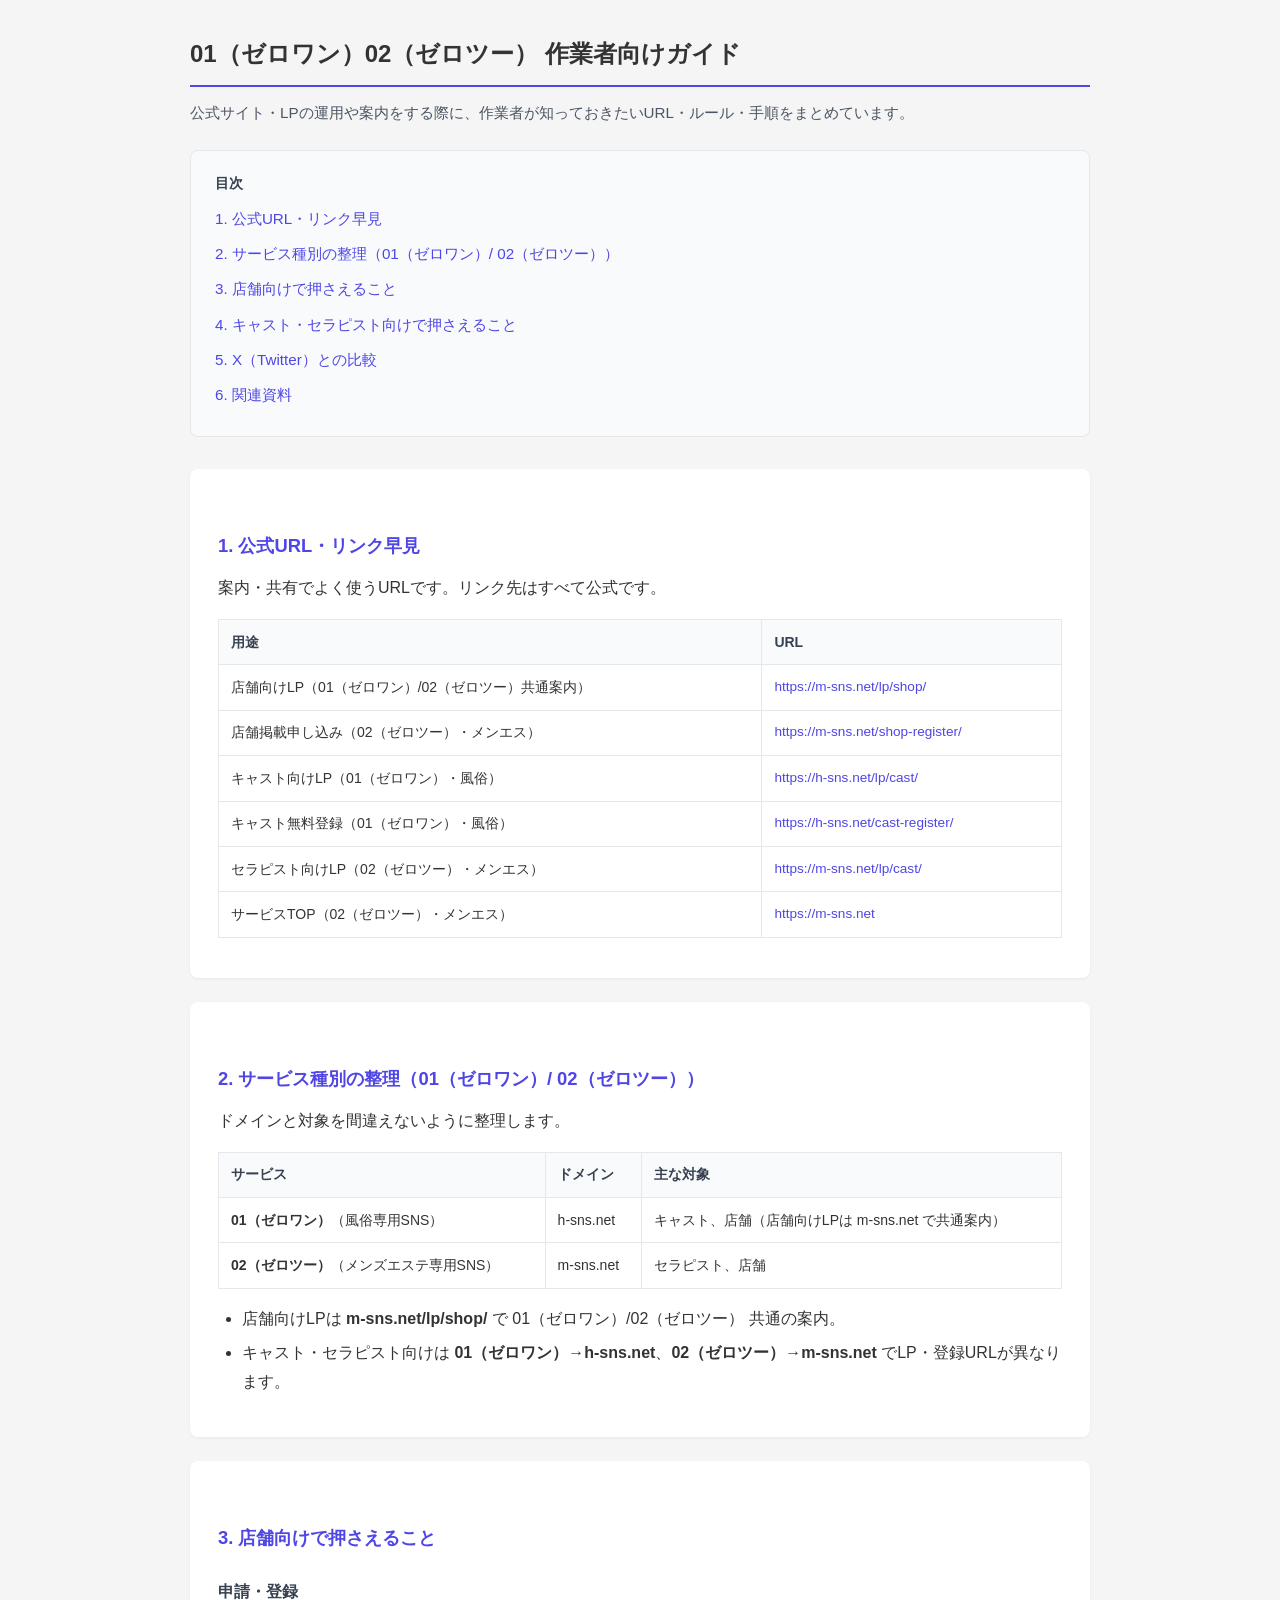
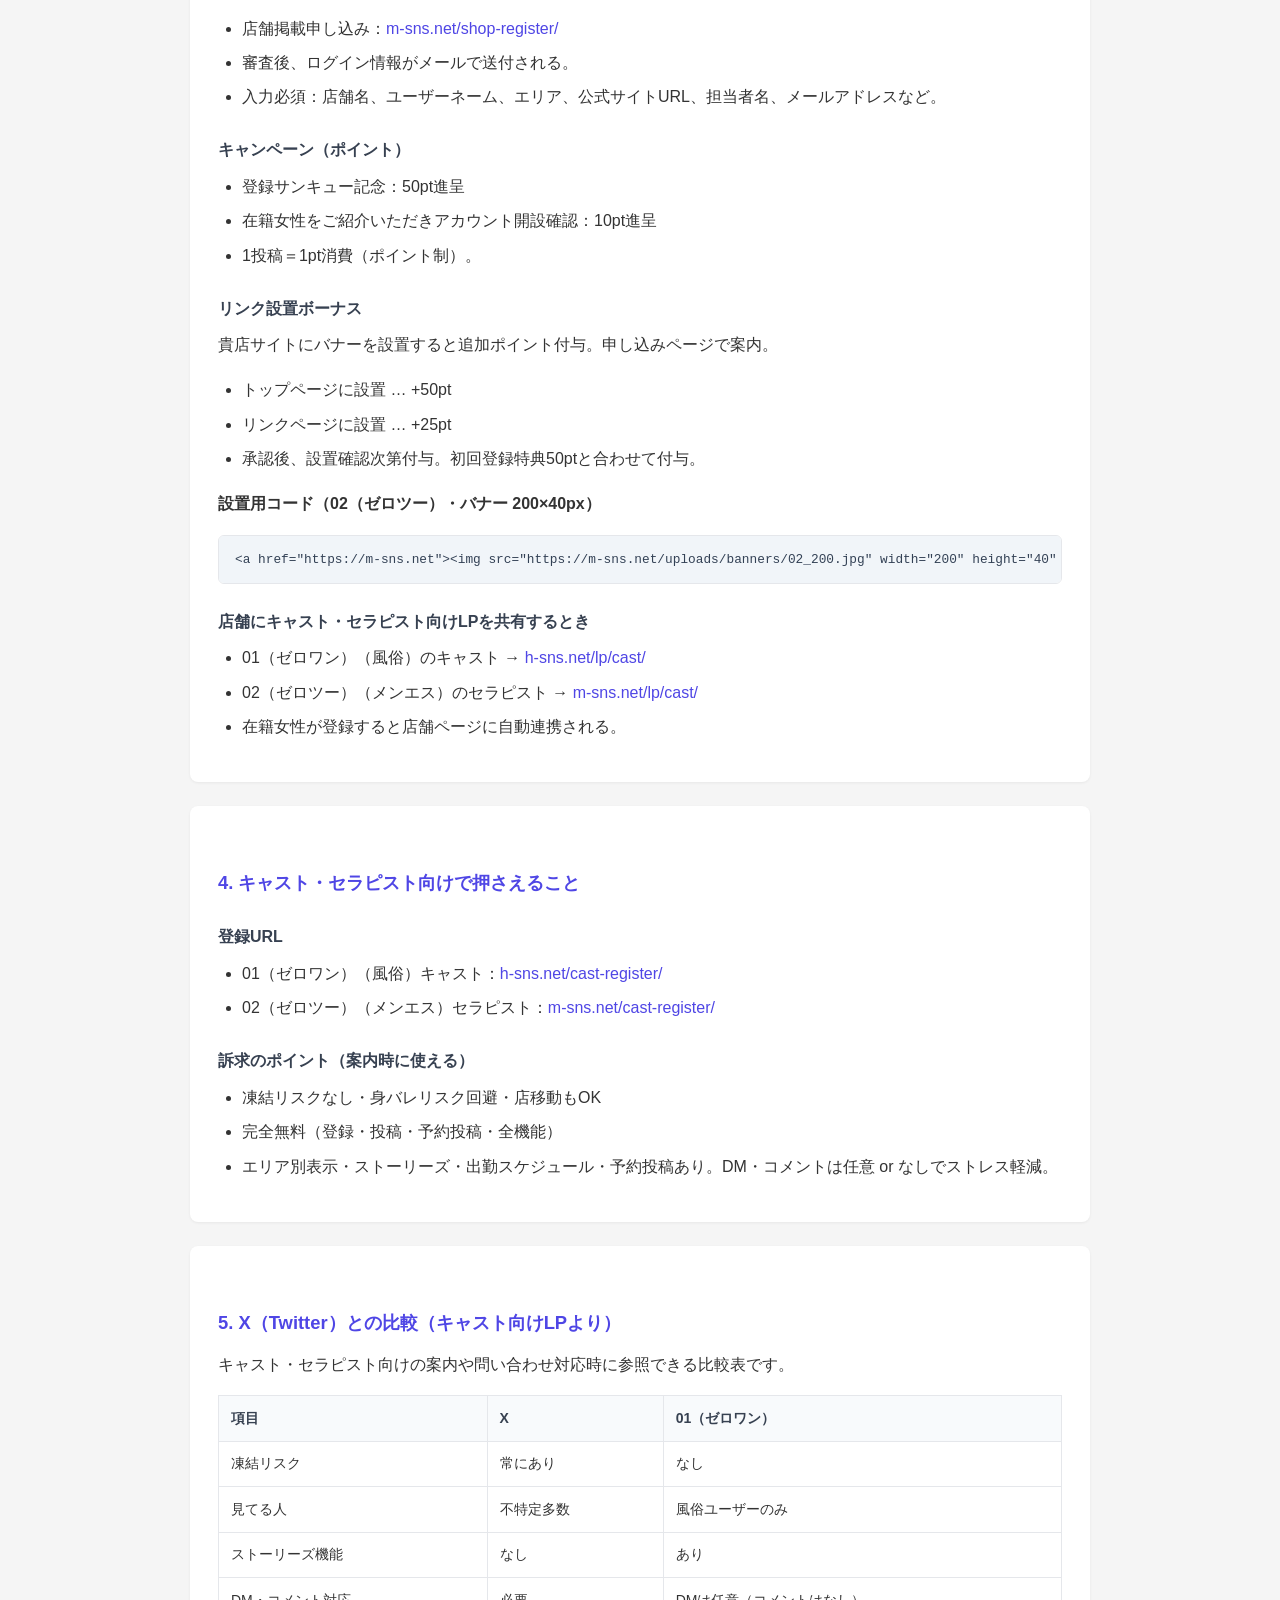
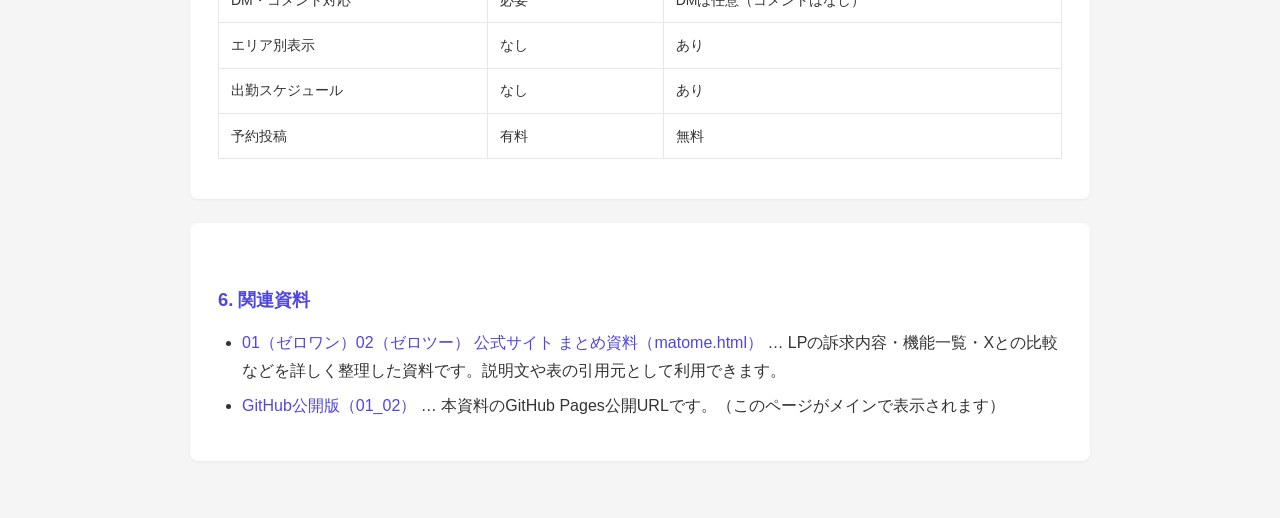
<file: index.html>
<!DOCTYPE html>
<html lang="ja">
<head>
  <meta charset="UTF-8">
  <meta name="viewport" content="width=device-width, initial-scale=1.0">
  <title>01（ゼロワン）02（ゼロツー） 作業者向けガイド</title>
  <style>
    :root { --bg: #f5f5f5; --card: #fff; --text: #333; --accent: #4f46e5; --border: #e5e7eb; --width: 900px; }
    * { box-sizing: border-box; }
    body { font-family: "Hiragino Sans", "Hiragino Kaku Gothic ProN", "Yu Gothic", Meiryo, sans-serif; background: var(--bg); color: var(--text); line-height: 1.8; margin: 0; padding: 2rem 1rem; }
    .doc { max-width: var(--width); margin: 0 auto; }
    h1 { font-size: 1.5rem; font-weight: 700; border-bottom: 2px solid var(--accent); padding-bottom: 0.6rem; margin-top: 0; margin-bottom: 0.75rem; }
    h2 { font-size: 1.15rem; font-weight: 600; margin-top: 2.25rem; margin-bottom: 0.75rem; color: var(--accent); }
    h3 { font-size: 1rem; font-weight: 600; margin-top: 1.5rem; margin-bottom: 0.5rem; color: #374151; }
    section { background: var(--card); border-radius: 8px; padding: 1.5rem 1.75rem; margin-bottom: 1.5rem; box-shadow: 0 1px 3px rgba(0,0,0,.06); }
    p { margin: 0.5rem 0 1rem; }
    table { width: 100%; border-collapse: collapse; font-size: 0.875rem; }
    th, td { border: 1px solid var(--border); padding: 0.6rem 0.75rem; text-align: left; vertical-align: top; }
    th { background: #f8fafc; font-weight: 600; color: #374151; }
    .table-wrap { overflow-x: auto; margin: 0.75rem 0 1rem; -webkit-overflow-scrolling: touch; }
    ul, ol { margin: 0.5rem 0 1rem; padding-left: 1.5rem; }
    li { margin: 0.35rem 0; }
    .url { font-size: 0.85rem; word-break: break-all; }
    .toc { background: #f8fafc; padding: 1.25rem 1.5rem; border-radius: 8px; margin-bottom: 2rem; border: 1px solid var(--border); }
    .toc strong { display: block; margin-bottom: 0.5rem; font-size: 0.9rem; color: #374151; }
    .toc a { color: var(--accent); text-decoration: none; font-size: 0.95rem; }
    .toc a:hover { text-decoration: underline; }
    .toc ul { list-style: none; padding-left: 0; margin: 0; }
    .toc li { margin: 0.4rem 0; }
    .lead { font-size: 0.95rem; color: #4b5563; margin-bottom: 1.5rem; }
    .doc a { color: var(--accent); text-decoration: none; }
    .doc a:hover { text-decoration: underline; }
    .doc h2 a { color: var(--accent); }
    .code-block { background: #f1f5f9; border: 1px solid var(--border); border-radius: 6px; padding: 0.75rem 1rem; font-size: 0.8rem; overflow-x: auto; margin: 0.5rem 0 1rem; }
    .code-block code { font-family: Consolas, "Courier New", monospace; color: #334155; }
    .check-list { list-style: none; padding-left: 0; }
    .check-list li { padding-left: 1.5rem; position: relative; }
    .check-list li::before { content: "☐ "; position: absolute; left: 0; }
    .note { background: #fffbeb; border-left: 4px solid #f59e0b; padding: 0.75rem 1rem; margin: 1rem 0; font-size: 0.9rem; }
  </style>
</head>
<body>

  <main class="doc">
  <h1>01（ゼロワン）02（ゼロツー） 作業者向けガイド</h1>
  <p class="lead">公式サイト・LPの運用や案内をする際に、作業者が知っておきたいURL・ルール・手順をまとめています。</p>

  <nav class="toc">
    <strong>目次</strong>
    <ul>
      <li><a href="#urls">1. 公式URL・リンク早見</a></li>
      <li><a href="#services">2. サービス種別の整理（01（ゼロワン）/ 02（ゼロツー））</a></li>
      <li><a href="#shop-info">3. 店舗向けで押さえること</a></li>
      <li><a href="#cast-info">4. キャスト・セラピスト向けで押さえること</a></li>
      <li><a href="#comparison">5. X（Twitter）との比較</a></li>
      <li><a href="#related">6. 関連資料</a></li>
    </ul>
  </nav>

  <!-- ========== 1. 公式URL・リンク早見 ========== -->
  <section id="urls">
    <h2>1. 公式URL・リンク早見</h2>
    <p>案内・共有でよく使うURLです。リンク先はすべて公式です。</p>
    <div class="table-wrap"><table>
      <thead>
        <tr><th>用途</th><th>URL</th></tr>
      </thead>
      <tbody>
        <tr>
          <td>店舗向けLP（01（ゼロワン）/02（ゼロツー）共通案内）</td>
          <td class="url"><a href="https://m-sns.net/lp/shop/" target="_blank" rel="noopener">https://m-sns.net/lp/shop/</a></td>
        </tr>
        <tr>
          <td>店舗掲載申し込み（02（ゼロツー）・メンエス）</td>
          <td class="url"><a href="https://m-sns.net/shop-register/" target="_blank" rel="noopener">https://m-sns.net/shop-register/</a></td>
        </tr>
        <tr>
          <td>キャスト向けLP（01（ゼロワン）・風俗）</td>
          <td class="url"><a href="https://h-sns.net/lp/cast/" target="_blank" rel="noopener">https://h-sns.net/lp/cast/</a></td>
        </tr>
        <tr>
          <td>キャスト無料登録（01（ゼロワン）・風俗）</td>
          <td class="url"><a href="https://h-sns.net/cast-register/" target="_blank" rel="noopener">https://h-sns.net/cast-register/</a></td>
        </tr>
        <tr>
          <td>セラピスト向けLP（02（ゼロツー）・メンエス）</td>
          <td class="url"><a href="https://m-sns.net/lp/cast/" target="_blank" rel="noopener">https://m-sns.net/lp/cast/</a></td>
        </tr>
        <tr>
          <td>サービスTOP（02（ゼロツー）・メンエス）</td>
          <td class="url"><a href="https://m-sns.net" target="_blank" rel="noopener">https://m-sns.net</a></td>
        </tr>
      </tbody>
    </table></div>
  </section>

  <!-- ========== 2. サービス種別の整理 ========== -->
  <section id="services">
    <h2>2. サービス種別の整理（01（ゼロワン）/ 02（ゼロツー））</h2>
    <p>ドメインと対象を間違えないように整理します。</p>
    <div class="table-wrap"><table>
      <thead>
        <tr><th>サービス</th><th>ドメイン</th><th>主な対象</th></tr>
      </thead>
      <tbody>
        <tr>
          <td><strong>01（ゼロワン）</strong>（風俗専用SNS）</td>
          <td>h-sns.net</td>
          <td>キャスト、店舗（店舗向けLPは m-sns.net で共通案内）</td>
        </tr>
        <tr>
          <td><strong>02（ゼロツー）</strong>（メンズエステ専用SNS）</td>
          <td>m-sns.net</td>
          <td>セラピスト、店舗</td>
        </tr>
      </tbody>
    </table></div>
    <ul>
      <li>店舗向けLPは <strong>m-sns.net/lp/shop/</strong> で 01（ゼロワン）/02（ゼロツー） 共通の案内。</li>
      <li>キャスト・セラピスト向けは <strong>01（ゼロワン）→h-sns.net</strong>、<strong>02（ゼロツー）→m-sns.net</strong> でLP・登録URLが異なります。</li>
    </ul>
  </section>

  <!-- ========== 3. 店舗向けで押さえること ========== -->
  <section id="shop-info">
    <h2>3. 店舗向けで押さえること</h2>

    <h3>申請・登録</h3>
    <ul>
      <li>店舗掲載申し込み：<a href="https://m-sns.net/shop-register/" target="_blank" rel="noopener">m-sns.net/shop-register/</a></li>
      <li>審査後、ログイン情報がメールで送付される。</li>
      <li>入力必須：店舗名、ユーザーネーム、エリア、公式サイトURL、担当者名、メールアドレスなど。</li>
    </ul>

    <h3>キャンペーン（ポイント）</h3>
    <ul>
      <li>登録サンキュー記念：50pt進呈</li>
      <li>在籍女性をご紹介いただきアカウント開設確認：10pt進呈</li>
      <li>1投稿＝1pt消費（ポイント制）。</li>
    </ul>

    <h3>リンク設置ボーナス</h3>
    <p>貴店サイトにバナーを設置すると追加ポイント付与。申し込みページで案内。</p>
    <ul>
      <li>トップページに設置 … +50pt</li>
      <li>リンクページに設置 … +25pt</li>
      <li>承認後、設置確認次第付与。初回登録特典50ptと合わせて付与。</li>
    </ul>
    <p><strong>設置用コード（02（ゼロツー）・バナー 200×40px）</strong></p>
    <pre class="code-block"><code>&lt;a href="https://m-sns.net"&gt;&lt;img src="https://m-sns.net/uploads/banners/02_200.jpg" width="200" height="40" alt="メンズエステ専門SNS"&gt;&lt;/a&gt;</code></pre>

    <h3>店舗にキャスト・セラピスト向けLPを共有するとき</h3>
    <ul>
      <li>01（ゼロワン）（風俗）のキャスト → <a href="https://h-sns.net/lp/cast/" target="_blank" rel="noopener">h-sns.net/lp/cast/</a></li>
      <li>02（ゼロツー）（メンエス）のセラピスト → <a href="https://m-sns.net/lp/cast/" target="_blank" rel="noopener">m-sns.net/lp/cast/</a></li>
      <li>在籍女性が登録すると店舗ページに自動連携される。</li>
    </ul>
  </section>

  <!-- ========== 4. キャスト・セラピスト向けで押さえること ========== -->
  <section id="cast-info">
    <h2>4. キャスト・セラピスト向けで押さえること</h2>

    <h3>登録URL</h3>
    <ul>
      <li>01（ゼロワン）（風俗）キャスト：<a href="https://h-sns.net/cast-register/" target="_blank" rel="noopener">h-sns.net/cast-register/</a></li>
      <li>02（ゼロツー）（メンエス）セラピスト：<a href="https://m-sns.net/cast-register/" target="_blank" rel="noopener">m-sns.net/cast-register/</a></li>
    </ul>

    <h3>訴求のポイント（案内時に使える）</h3>
    <ul>
      <li>凍結リスクなし・身バレリスク回避・店移動もOK</li>
      <li>完全無料（登録・投稿・予約投稿・全機能）</li>
      <li>エリア別表示・ストーリーズ・出勤スケジュール・予約投稿あり。DM・コメントは任意 or なしでストレス軽減。</li>
    </ul>
  </section>

  <!-- ========== 5. X（Twitter）との比較 ========== -->
  <section id="comparison">
    <h2>5. X（Twitter）との比較（キャスト向けLPより）</h2>
    <p>キャスト・セラピスト向けの案内や問い合わせ対応時に参照できる比較表です。</p>
    <div class="table-wrap"><table>
      <thead>
        <tr>
          <th>項目</th>
          <th>X</th>
          <th>01（ゼロワン）</th>
        </tr>
      </thead>
      <tbody>
        <tr><td>凍結リスク</td><td>常にあり</td><td>なし</td></tr>
        <tr><td>見てる人</td><td>不特定多数</td><td>風俗ユーザーのみ</td></tr>
        <tr><td>ストーリーズ機能</td><td>なし</td><td>あり</td></tr>
        <tr><td>DM・コメント対応</td><td>必要</td><td>DMは任意（コメントはなし）</td></tr>
        <tr><td>エリア別表示</td><td>なし</td><td>あり</td></tr>
        <tr><td>出勤スケジュール</td><td>なし</td><td>あり</td></tr>
        <tr><td>予約投稿</td><td>有料</td><td>無料</td></tr>
      </tbody>
    </table></div>
  </section>

  <!-- ========== 6. 関連資料 ========== -->
  <section id="related">
    <h2>6. 関連資料</h2>
    <ul>
      <li><a href="matome.html">01（ゼロワン）02（ゼロツー） 公式サイト まとめ資料（matome.html）</a> … LPの訴求内容・機能一覧・Xとの比較などを詳しく整理した資料です。説明文や表の引用元として利用できます。</li>
      <li><a href="https://nooooozycloud-spec.github.io/01_02/" target="_blank" rel="noopener">GitHub公開版（01_02）</a> … 本資料のGitHub Pages公開URLです。（このページがメインで表示されます）</li>
    </ul>
  </section>

  </main>
</body>
</html>
</file>
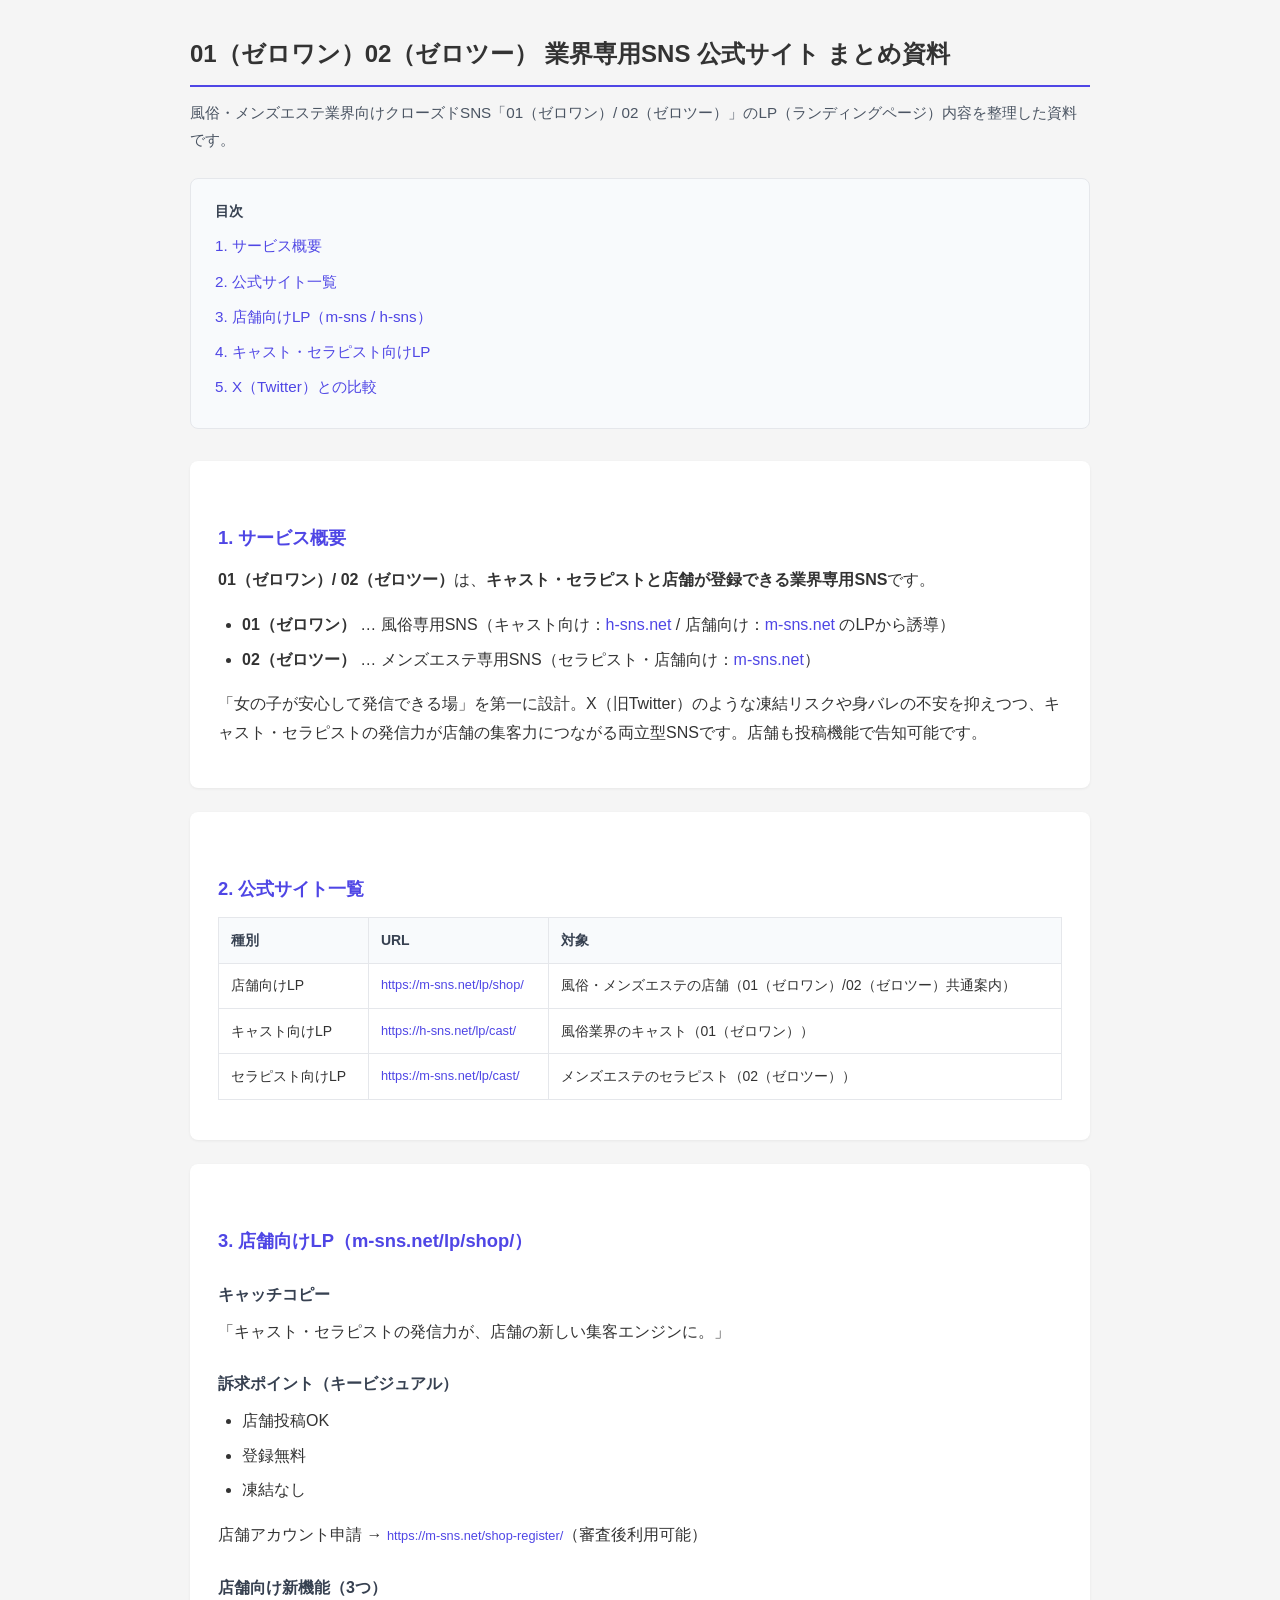
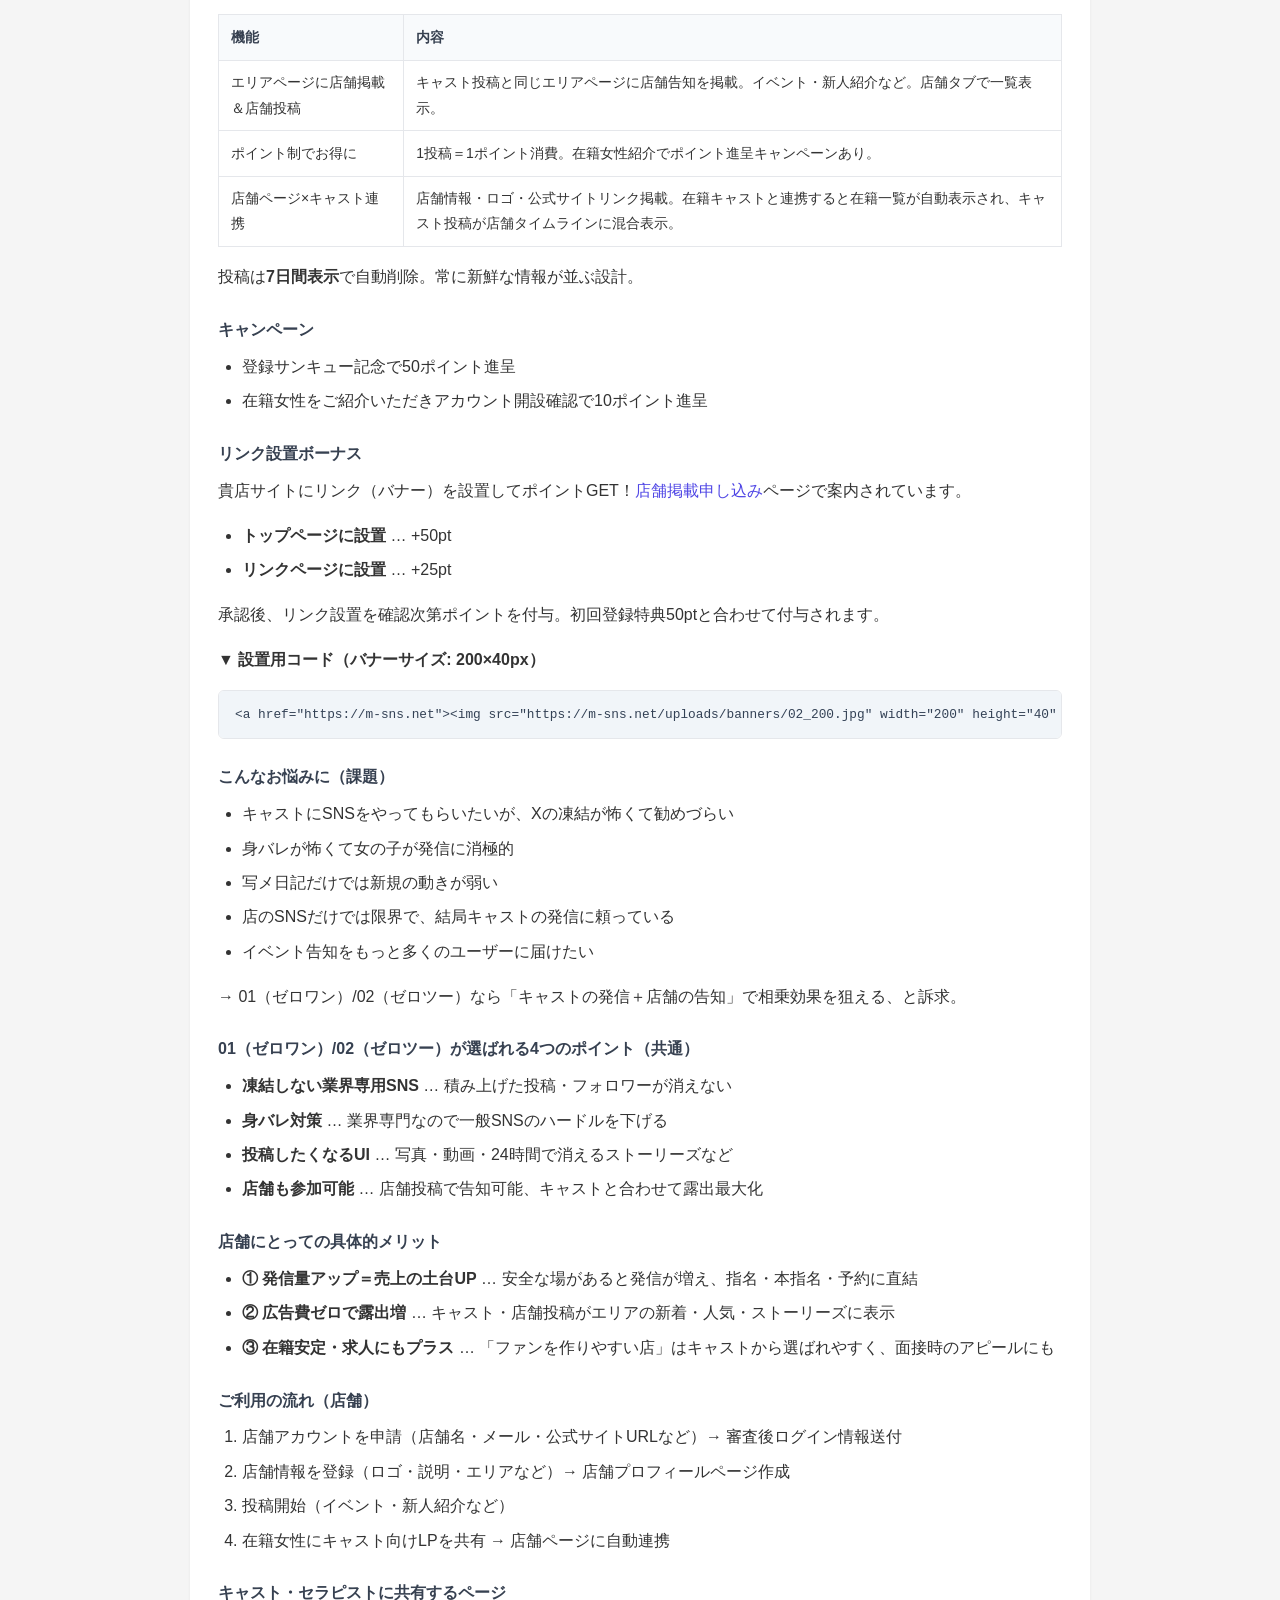
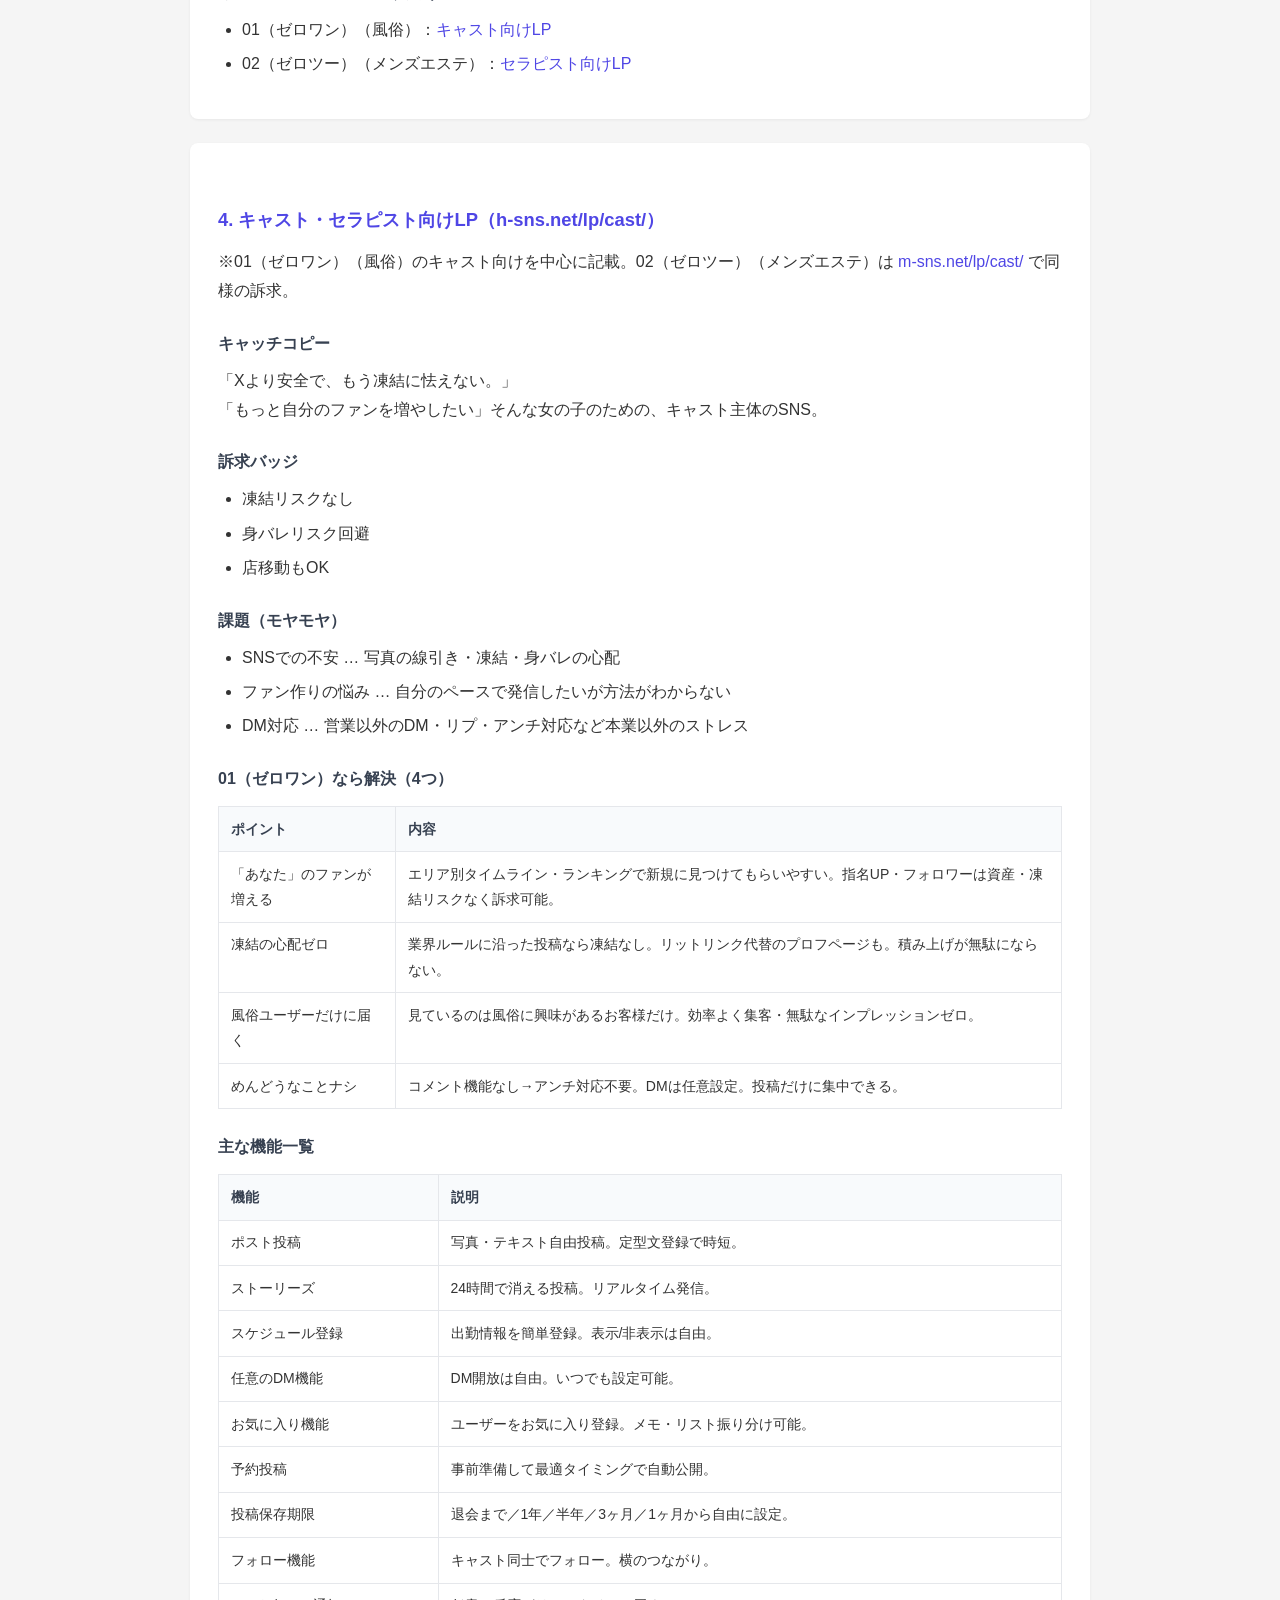
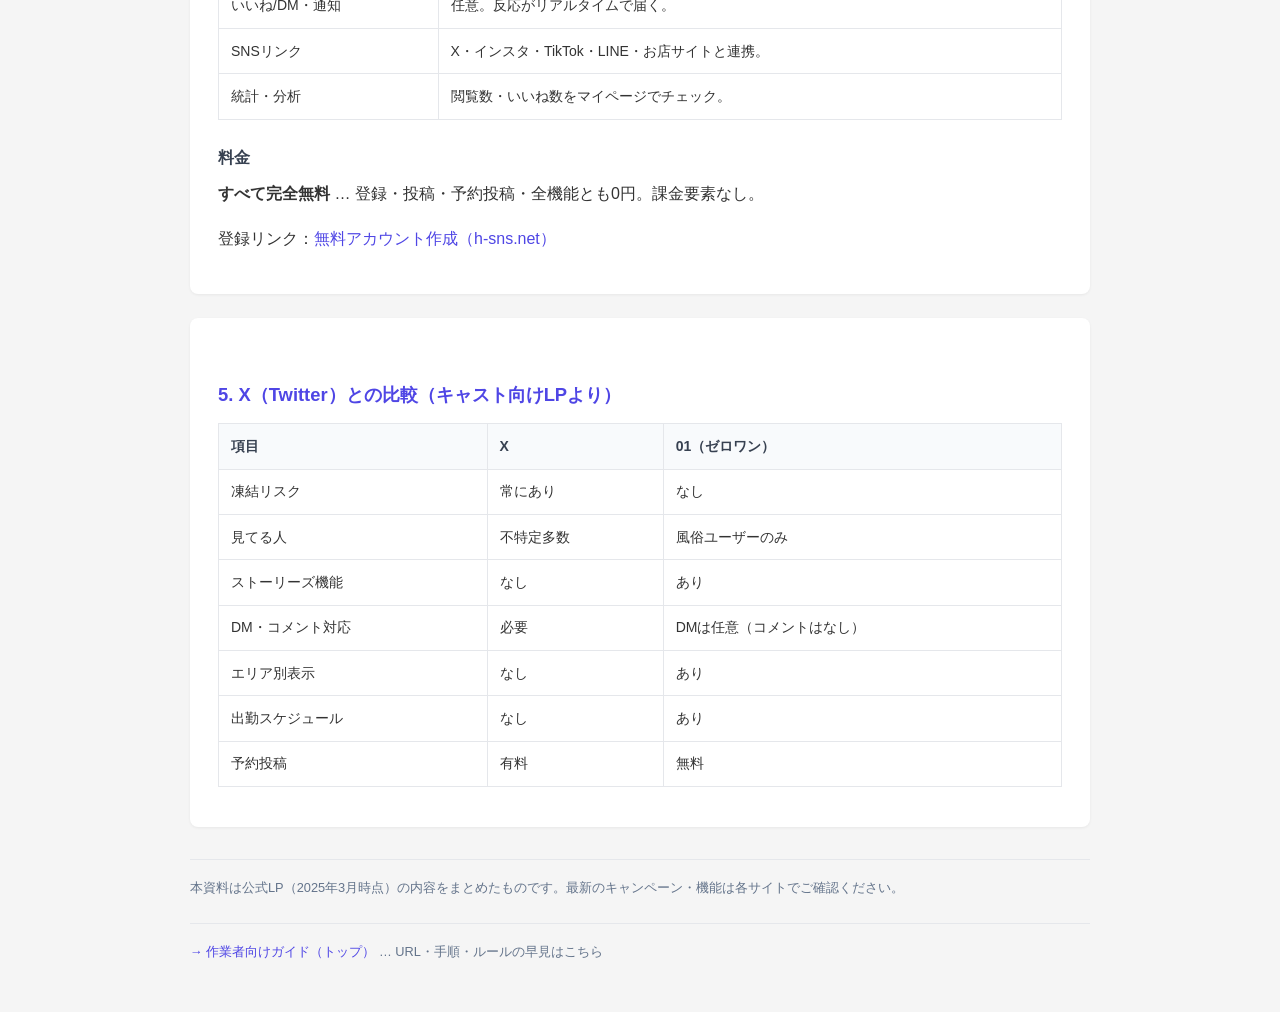
<file: matome.html>
<!DOCTYPE html>
<html lang="ja">
<head>
  <meta charset="UTF-8">
  <meta name="viewport" content="width=device-width, initial-scale=1.0">
  <title>01（ゼロワン）02（ゼロツー） 業界専用SNS 公式サイト まとめ資料</title>
  <style>
    :root { --bg: #f5f5f5; --card: #fff; --text: #333; --accent: #4f46e5; --border: #e5e7eb; --width: 900px; }
    * { box-sizing: border-box; }
    body { font-family: "Hiragino Sans", "Hiragino Kaku Gothic ProN", "Yu Gothic", Meiryo, sans-serif; background: var(--bg); color: var(--text); line-height: 1.8; margin: 0; padding: 2rem 1rem; }
    .doc { max-width: var(--width); margin: 0 auto; }
    h1 { font-size: 1.5rem; font-weight: 700; border-bottom: 2px solid var(--accent); padding-bottom: 0.6rem; margin-top: 0; margin-bottom: 0.75rem; }
    h2 { font-size: 1.15rem; font-weight: 600; margin-top: 2.25rem; margin-bottom: 0.75rem; color: var(--accent); }
    h3 { font-size: 1rem; font-weight: 600; margin-top: 1.5rem; margin-bottom: 0.5rem; color: #374151; }
    section { background: var(--card); border-radius: 8px; padding: 1.5rem 1.75rem; margin-bottom: 1.5rem; box-shadow: 0 1px 3px rgba(0,0,0,.06); }
    p { margin: 0.5rem 0 1rem; }
    table { width: 100%; border-collapse: collapse; font-size: 0.875rem; }
    th, td { border: 1px solid var(--border); padding: 0.6rem 0.75rem; text-align: left; vertical-align: top; }
    th { background: #f8fafc; font-weight: 600; color: #374151; }
    .table-wrap { overflow-x: auto; margin: 0.75rem 0 1rem; -webkit-overflow-scrolling: touch; }
    ul, ol { margin: 0.5rem 0 1rem; padding-left: 1.5rem; }
    li { margin: 0.35rem 0; }
    .url { font-size: 0.8rem; color: #64748b; word-break: break-all; }
    .url a { color: #4f46e5; text-decoration: none; }
    .url a:hover { text-decoration: underline; }
    .toc { background: #f8fafc; padding: 1.25rem 1.5rem; border-radius: 8px; margin-bottom: 2rem; border: 1px solid var(--border); }
    .toc strong { display: block; margin-bottom: 0.5rem; font-size: 0.9rem; color: #374151; }
    .toc a { color: var(--accent); text-decoration: none; font-size: 0.95rem; }
    .toc a:hover { text-decoration: underline; }
    .toc ul { list-style: none; padding-left: 0; margin: 0; }
    .toc li { margin: 0.4rem 0; }
    .lead { font-size: 0.95rem; color: #4b5563; margin-bottom: 1.5rem; }
    .doc a { color: var(--accent); text-decoration: none; }
    .doc a:hover { text-decoration: underline; }
    .doc h2 a { color: var(--accent); }
    .footer-note { font-size: 0.8rem; color: #64748b; margin-top: 2rem; padding-top: 1rem; border-top: 1px solid var(--border); }
    .code-block { background: #f1f5f9; border: 1px solid var(--border); border-radius: 6px; padding: 0.75rem 1rem; font-size: 0.8rem; overflow-x: auto; margin: 0.5rem 0 1rem; }
    .code-block code { font-family: Consolas, "Courier New", monospace; color: #334155; }
  </style>
</head>
<body>

  <main class="doc">
  <h1>01（ゼロワン）02（ゼロツー） 業界専用SNS 公式サイト まとめ資料</h1>
  <p class="lead">風俗・メンズエステ業界向けクローズドSNS「01（ゼロワン）/ 02（ゼロツー）」のLP（ランディングページ）内容を整理した資料です。</p>

  <nav class="toc">
    <strong>目次</strong>
    <ul>
      <li><a href="#overview">1. サービス概要</a></li>
      <li><a href="#sites">2. 公式サイト一覧</a></li>
      <li><a href="#shop">3. 店舗向けLP（m-sns / h-sns）</a></li>
      <li><a href="#cast">4. キャスト・セラピスト向けLP</a></li>
      <li><a href="#comparison">5. X（Twitter）との比較</a></li>
    </ul>
  </nav>

  <!-- ========== 1. サービス概要 ========== -->
  <section id="overview">
    <h2>1. サービス概要</h2>
    <p><strong>01（ゼロワン）/ 02（ゼロツー）</strong>は、<strong>キャスト・セラピストと店舗が登録できる業界専用SNS</strong>です。</p>
    <ul>
      <li><strong>01（ゼロワン）</strong> … 風俗専用SNS（キャスト向け：<a href="https://h-sns.net/lp/cast/" target="_blank" rel="noopener">h-sns.net</a> / 店舗向け：<a href="https://m-sns.net/lp/shop/" target="_blank" rel="noopener">m-sns.net</a> のLPから誘導）</li>
      <li><strong>02（ゼロツー）</strong> … メンズエステ専用SNS（セラピスト・店舗向け：<a href="https://m-sns.net/lp/shop/" target="_blank" rel="noopener">m-sns.net</a>）</li>
    </ul>
    <p>「女の子が安心して発信できる場」を第一に設計。X（旧Twitter）のような凍結リスクや身バレの不安を抑えつつ、キャスト・セラピストの発信力が店舗の集客力につながる両立型SNSです。店舗も投稿機能で告知可能です。</p>
  </section>

  <!-- ========== 2. 公式サイト一覧 ========== -->
  <section id="sites">
    <h2>2. 公式サイト一覧</h2>
    <div class="table-wrap"><table>
      <thead>
        <tr>
          <th>種別</th>
          <th>URL</th>
          <th>対象</th>
        </tr>
      </thead>
      <tbody>
        <tr>
          <td>店舗向けLP</td>
          <td class="url"><a href="https://m-sns.net/lp/shop/" target="_blank" rel="noopener">https://m-sns.net/lp/shop/</a></td>
          <td>風俗・メンズエステの店舗（01（ゼロワン）/02（ゼロツー）共通案内）</td>
        </tr>
        <tr>
          <td>キャスト向けLP</td>
          <td class="url"><a href="https://h-sns.net/lp/cast/" target="_blank" rel="noopener">https://h-sns.net/lp/cast/</a></td>
          <td>風俗業界のキャスト（01（ゼロワン））</td>
        </tr>
        <tr>
          <td>セラピスト向けLP</td>
          <td class="url"><a href="https://m-sns.net/lp/cast/" target="_blank" rel="noopener">https://m-sns.net/lp/cast/</a></td>
          <td>メンズエステのセラピスト（02（ゼロツー））</td>
        </tr>
      </tbody>
    </table></div>
  </section>

  <!-- ========== 3. 店舗向けLP ========== -->
  <section id="shop">
    <h2>3. 店舗向けLP（<a href="https://m-sns.net/lp/shop/" target="_blank" rel="noopener">m-sns.net/lp/shop/</a>）</h2>

    <h3>キャッチコピー</h3>
    <p>「キャスト・セラピストの発信力が、店舗の新しい集客エンジンに。」</p>

    <h3>訴求ポイント（キービジュアル）</h3>
    <ul>
      <li>店舗投稿OK</li>
      <li>登録無料</li>
      <li>凍結なし</li>
    </ul>
    <p>店舗アカウント申請 → <span class="url"><a href="https://m-sns.net/shop-register/" target="_blank" rel="noopener">https://m-sns.net/shop-register/</a></span>（審査後利用可能）</p>

    <h3>店舗向け新機能（3つ）</h3>
    <div class="table-wrap"><table>
      <thead>
        <tr><th>機能</th><th>内容</th></tr>
      </thead>
      <tbody>
        <tr>
          <td>エリアページに店舗掲載＆店舗投稿</td>
          <td>キャスト投稿と同じエリアページに店舗告知を掲載。イベント・新人紹介など。店舗タブで一覧表示。</td>
        </tr>
        <tr>
          <td>ポイント制でお得に</td>
          <td>1投稿＝1ポイント消費。在籍女性紹介でポイント進呈キャンペーンあり。</td>
        </tr>
        <tr>
          <td>店舗ページ×キャスト連携</td>
          <td>店舗情報・ロゴ・公式サイトリンク掲載。在籍キャストと連携すると在籍一覧が自動表示され、キャスト投稿が店舗タイムラインに混合表示。</td>
        </tr>
      </tbody>
    </table></div>
    <p>投稿は<strong>7日間表示</strong>で自動削除。常に新鮮な情報が並ぶ設計。</p>

    <h3>キャンペーン</h3>
    <ul>
      <li>登録サンキュー記念で50ポイント進呈</li>
      <li>在籍女性をご紹介いただきアカウント開設確認で10ポイント進呈</li>
    </ul>

    <h3>リンク設置ボーナス</h3>
    <p>貴店サイトにリンク（バナー）を設置してポイントGET！<a href="https://m-sns.net/shop-register/" target="_blank" rel="noopener">店舗掲載申し込み</a>ページで案内されています。</p>
    <ul>
      <li><strong>トップページに設置</strong> … +50pt</li>
      <li><strong>リンクページに設置</strong> … +25pt</li>
    </ul>
    <p>承認後、リンク設置を確認次第ポイントを付与。初回登録特典50ptと合わせて付与されます。</p>
    <p><strong>▼ 設置用コード（バナーサイズ: 200×40px）</strong></p>
    <pre class="code-block"><code>&lt;a href="https://m-sns.net"&gt;&lt;img src="https://m-sns.net/uploads/banners/02_200.jpg" width="200" height="40" alt="メンズエステ専門SNS"&gt;&lt;/a&gt;</code></pre>

    <h3>こんなお悩みに（課題）</h3>
    <ul>
      <li>キャストにSNSをやってもらいたいが、Xの凍結が怖くて勧めづらい</li>
      <li>身バレが怖くて女の子が発信に消極的</li>
      <li>写メ日記だけでは新規の動きが弱い</li>
      <li>店のSNSだけでは限界で、結局キャストの発信に頼っている</li>
      <li>イベント告知をもっと多くのユーザーに届けたい</li>
    </ul>
    <p>→ 01（ゼロワン）/02（ゼロツー）なら「キャストの発信＋店舗の告知」で相乗効果を狙える、と訴求。</p>

    <h3>01（ゼロワン）/02（ゼロツー）が選ばれる4つのポイント（共通）</h3>
    <ul>
      <li><strong>凍結しない業界専用SNS</strong> … 積み上げた投稿・フォロワーが消えない</li>
      <li><strong>身バレ対策</strong> … 業界専門なので一般SNSのハードルを下げる</li>
      <li><strong>投稿したくなるUI</strong> … 写真・動画・24時間で消えるストーリーズなど</li>
      <li><strong>店舗も参加可能</strong> … 店舗投稿で告知可能、キャストと合わせて露出最大化</li>
    </ul>

    <h3>店舗にとっての具体的メリット</h3>
    <ul>
      <li><strong>① 発信量アップ＝売上の土台UP</strong> … 安全な場があると発信が増え、指名・本指名・予約に直結</li>
      <li><strong>② 広告費ゼロで露出増</strong> … キャスト・店舗投稿がエリアの新着・人気・ストーリーズに表示</li>
      <li><strong>③ 在籍安定・求人にもプラス</strong> … 「ファンを作りやすい店」はキャストから選ばれやすく、面接時のアピールにも</li>
    </ul>

    <h3>ご利用の流れ（店舗）</h3>
    <ol>
      <li>店舗アカウントを申請（店舗名・メール・公式サイトURLなど）→ 審査後ログイン情報送付</li>
      <li>店舗情報を登録（ロゴ・説明・エリアなど）→ 店舗プロフィールページ作成</li>
      <li>投稿開始（イベント・新人紹介など）</li>
      <li>在籍女性にキャスト向けLPを共有 → 店舗ページに自動連携</li>
    </ol>

    <h3>キャスト・セラピストに共有するページ</h3>
    <ul>
      <li>01（ゼロワン）（風俗）：<a href="https://h-sns.net/lp/cast/" target="_blank" rel="noopener">キャスト向けLP</a></li>
      <li>02（ゼロツー）（メンズエステ）：<a href="https://m-sns.net/lp/cast/" target="_blank" rel="noopener">セラピスト向けLP</a></li>
    </ul>
  </section>

  <!-- ========== 4. キャスト・セラピスト向けLP ========== -->
  <section id="cast">
    <h2>4. キャスト・セラピスト向けLP（<a href="https://h-sns.net/lp/cast/" target="_blank" rel="noopener">h-sns.net/lp/cast/</a>）</h2>
    <p>※01（ゼロワン）（風俗）のキャスト向けを中心に記載。02（ゼロツー）（メンズエステ）は <a href="https://m-sns.net/lp/cast/" target="_blank" rel="noopener">m-sns.net/lp/cast/</a> で同様の訴求。</p>

    <h3>キャッチコピー</h3>
    <p>「Xより安全で、もう凍結に怯えない。」<br>「もっと自分のファンを増やしたい」そんな女の子のための、キャスト主体のSNS。</p>

    <h3>訴求バッジ</h3>
    <ul>
      <li>凍結リスクなし</li>
      <li>身バレリスク回避</li>
      <li>店移動もOK</li>
    </ul>

    <h3>課題（モヤモヤ）</h3>
    <ul>
      <li>SNSでの不安 … 写真の線引き・凍結・身バレの心配</li>
      <li>ファン作りの悩み … 自分のペースで発信したいが方法がわからない</li>
      <li>DM対応 … 営業以外のDM・リプ・アンチ対応など本業以外のストレス</li>
    </ul>

    <h3>01（ゼロワン）なら解決（4つ）</h3>
    <div class="table-wrap"><table>
      <thead>
        <tr><th>ポイント</th><th>内容</th></tr>
      </thead>
      <tbody>
        <tr>
          <td>「あなた」のファンが増える</td>
          <td>エリア別タイムライン・ランキングで新規に見つけてもらいやすい。指名UP・フォロワーは資産・凍結リスクなく訴求可能。</td>
        </tr>
        <tr>
          <td>凍結の心配ゼロ</td>
          <td>業界ルールに沿った投稿なら凍結なし。リットリンク代替のプロフページも。積み上げが無駄にならない。</td>
        </tr>
        <tr>
          <td>風俗ユーザーだけに届く</td>
          <td>見ているのは風俗に興味があるお客様だけ。効率よく集客・無駄なインプレッションゼロ。</td>
        </tr>
        <tr>
          <td>めんどうなことナシ</td>
          <td>コメント機能なし→アンチ対応不要。DMは任意設定。投稿だけに集中できる。</td>
        </tr>
      </tbody>
    </table></div>

    <h3>主な機能一覧</h3>
    <div class="table-wrap"><table>
      <thead>
        <tr><th>機能</th><th>説明</th></tr>
      </thead>
      <tbody>
        <tr><td>ポスト投稿</td><td>写真・テキスト自由投稿。定型文登録で時短。</td></tr>
        <tr><td>ストーリーズ</td><td>24時間で消える投稿。リアルタイム発信。</td></tr>
        <tr><td>スケジュール登録</td><td>出勤情報を簡単登録。表示/非表示は自由。</td></tr>
        <tr><td>任意のDM機能</td><td>DM開放は自由。いつでも設定可能。</td></tr>
        <tr><td>お気に入り機能</td><td>ユーザーをお気に入り登録。メモ・リスト振り分け可能。</td></tr>
        <tr><td>予約投稿</td><td>事前準備して最適タイミングで自動公開。</td></tr>
        <tr><td>投稿保存期限</td><td>退会まで／1年／半年／3ヶ月／1ヶ月から自由に設定。</td></tr>
        <tr><td>フォロー機能</td><td>キャスト同士でフォロー。横のつながり。</td></tr>
        <tr><td>いいね/DM・通知</td><td>任意。反応がリアルタイムで届く。</td></tr>
        <tr><td>SNSリンク</td><td>X・インスタ・TikTok・LINE・お店サイトと連携。</td></tr>
        <tr><td>統計・分析</td><td>閲覧数・いいね数をマイページでチェック。</td></tr>
      </tbody>
    </table></div>

    <h3>料金</h3>
    <p><strong>すべて完全無料</strong> … 登録・投稿・予約投稿・全機能とも0円。課金要素なし。</p>
    <p>登録リンク：<a href="https://h-sns.net/cast-register/" target="_blank" rel="noopener">無料アカウント作成（h-sns.net）</a></p>
  </section>

  <!-- ========== 5. Xとの比較 ========== -->
  <section id="comparison">
    <h2>5. X（Twitter）との比較（キャスト向けLPより）</h2>
    <div class="table-wrap"><table>
      <thead>
        <tr>
          <th>項目</th>
          <th>X</th>
          <th>01（ゼロワン）</th>
        </tr>
      </thead>
      <tbody>
        <tr><td>凍結リスク</td><td>常にあり</td><td>なし</td></tr>
        <tr><td>見てる人</td><td>不特定多数</td><td>風俗ユーザーのみ</td></tr>
        <tr><td>ストーリーズ機能</td><td>なし</td><td>あり</td></tr>
        <tr><td>DM・コメント対応</td><td>必要</td><td>DMは任意（コメントはなし）</td></tr>
        <tr><td>エリア別表示</td><td>なし</td><td>あり</td></tr>
        <tr><td>出勤スケジュール</td><td>なし</td><td>あり</td></tr>
        <tr><td>予約投稿</td><td>有料</td><td>無料</td></tr>
      </tbody>
    </table></div>
  </section>

  <p class="footer-note">本資料は公式LP（2025年3月時点）の内容をまとめたものです。最新のキャンペーン・機能は各サイトでご確認ください。</p>

  <p class="footer-note" style="margin-top: 1.5rem;"><a href="index.html">→ 作業者向けガイド（トップ）</a> … URL・手順・ルールの早見はこちら</p>

  </main>
</body>
</html>
</file>
